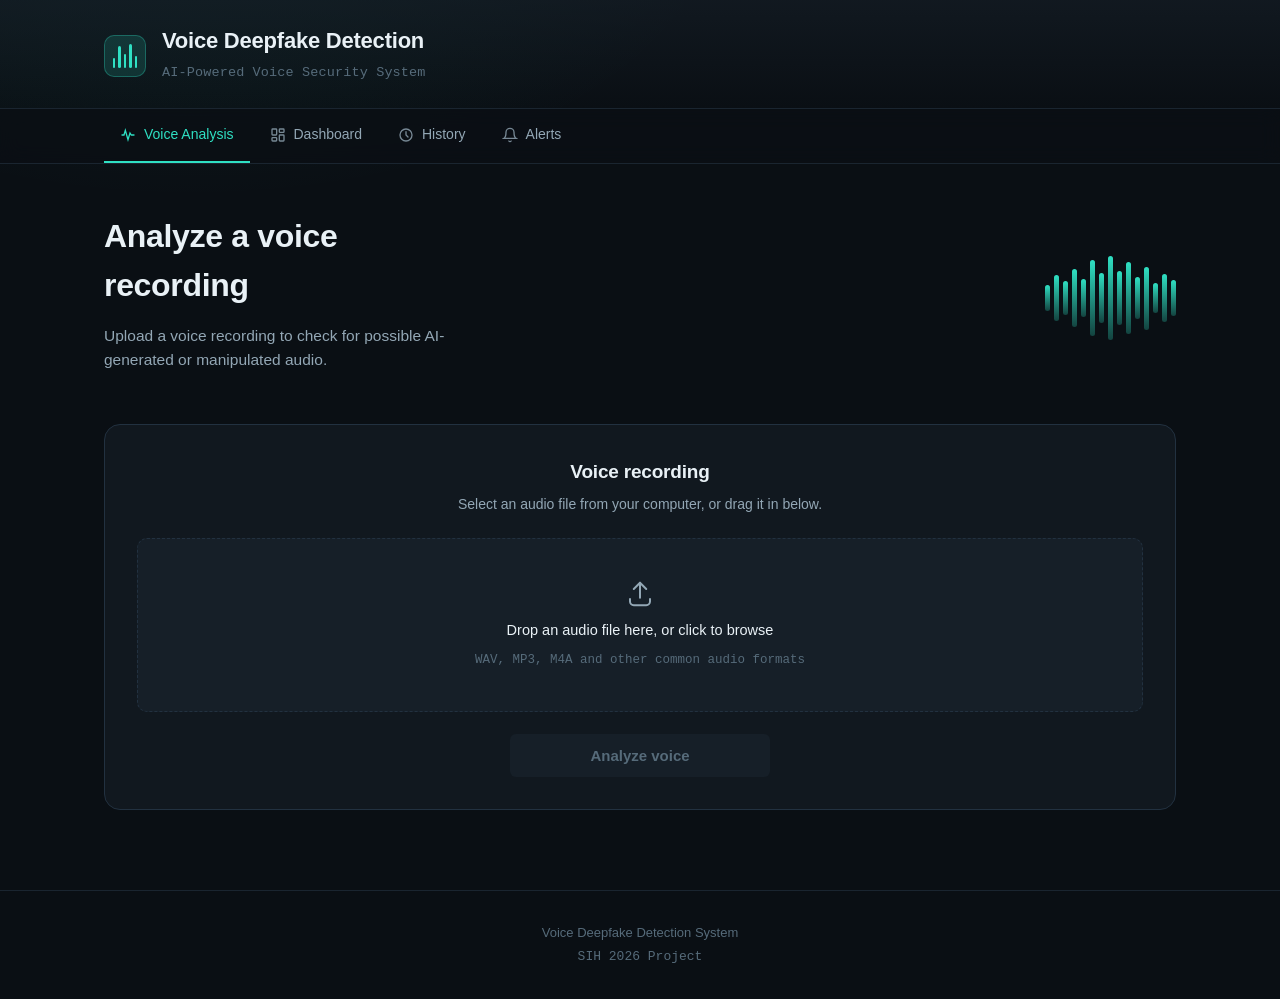
<file: brishy/index.html>
<!DOCTYPE html>
<html lang="en">
<head>
  <meta charset="UTF-8">
  <meta name="viewport" content="width=device-width, initial-scale=1.0">
  <!-- Partial client-side mitigation (checklist #18 Add security headers).
       Real security headers (HSTS, X-Frame-Options, X-Content-Type-Options,
       a stricter CSP) must still be set by the server/CDN that serves this
       site — a <meta> tag cannot set most of them. -->
  <meta http-equiv="Content-Security-Policy" content="default-src 'self'; style-src 'self' 'unsafe-inline' https://fonts.googleapis.com; font-src https://fonts.gstatic.com; img-src 'self' data:; script-src 'self'; connect-src 'self' http://localhost:8000 https:; base-uri 'self'; frame-ancestors 'none'">
  <title>Voice Deepfake Detection</title>

  <link rel="preconnect" href="https://fonts.googleapis.com">
  <link rel="preconnect" href="https://fonts.gstatic.com" crossorigin>
  <link href="https://fonts.googleapis.com/css2?family=Space+Grotesk:wght@500;600;700&family=Inter:wght@400;500;600&family=IBM+Plex+Mono:wght@400;500;600&display=swap" rel="stylesheet">

  <link rel="stylesheet" href="css/base.css">
  <link rel="stylesheet" href="css/style.css">
</head>
<body>

  <header class="site-header">
    <div class="header-inner">
      <div class="brand-mark" aria-hidden="true"><span></span><span></span><span></span><span></span><span></span></div>
      <div class="header-text">
        <h1>Voice Deepfake Detection</h1>
        <p>AI-Powered Voice Security System</p>
      </div>
    </div>
  </header>

  <nav class="site-nav" aria-label="Primary">
    <div class="nav-inner">
      <a href="index.html" class="active" aria-current="page">
        <svg viewBox="0 0 24 24" fill="none" stroke="currentColor" stroke-width="2" stroke-linecap="round"><path d="M3 12h3l2-7 4 14 3-10 2 3h4"/></svg>
        Voice Analysis
      </a>
      <a href="dashboard.html">
        <svg viewBox="0 0 24 24" fill="none" stroke="currentColor" stroke-width="2" stroke-linecap="round"><rect x="3" y="3" width="7" height="9" rx="1"/><rect x="14" y="3" width="7" height="5" rx="1"/><rect x="14" y="12" width="7" height="9" rx="1"/><rect x="3" y="16" width="7" height="5" rx="1"/></svg>
        Dashboard
      </a>
      <a href="history.html">
        <svg viewBox="0 0 24 24" fill="none" stroke="currentColor" stroke-width="2" stroke-linecap="round"><circle cx="12" cy="12" r="9"/><path d="M12 7v5l3 3"/></svg>
        History
      </a>
      <a href="alerts.html">
        <svg viewBox="0 0 24 24" fill="none" stroke="currentColor" stroke-width="2" stroke-linecap="round"><path d="M18 8a6 6 0 0 0-12 0c0 7-3 9-3 9h18s-3-2-3-9"/><path d="M13.7 21a2 2 0 0 1-3.4 0"/></svg>
        Alerts
      </a>
    </div>
  </nav>

  <main>

    <section class="hero">
      <div class="hero-copy">
        <h2>Analyze a voice recording</h2>
        <p>
          Upload a voice recording to check for
          possible AI-generated or manipulated audio.
        </p>
      </div>
      <div class="hero-wave" aria-hidden="true">
        <span></span><span></span><span></span><span></span><span></span>
        <span></span><span></span><span></span><span></span><span></span>
        <span></span><span></span><span></span><span></span><span></span>
      </div>
    </section>

    <section class="upload-card panel">
      <h3>Voice recording</h3>
      <p>Select an audio file from your computer, or drag it in below.</p>

      <label for="audioFile" class="dropzone" id="dropzone">
        <svg viewBox="0 0 24 24" fill="none" stroke="currentColor" stroke-width="1.6" stroke-linecap="round" stroke-linejoin="round" class="dropzone-icon">
          <path d="M12 3v12"/><path d="M7 8l5-5 5 5"/><path d="M4 16v2a3 3 0 0 0 3 3h10a3 3 0 0 0 3-3v-2"/>
        </svg>
        <span class="dropzone-title" id="dropzoneTitle">Drop an audio file here, or click to browse</span>
        <span class="dropzone-sub" id="dropzoneSub">WAV, MP3, M4A and other common audio formats</span>
        <input type="file" id="audioFile" accept="audio/*">
      </label>

      <button id="analyzeButton" disabled>Analyze voice</button>
    </section>

    <section id="result" class="result-card panel" aria-live="polite"></section>

  </main>

  <footer class="site-footer">
    <p>Voice Deepfake Detection System</p>
    <p>SIH 2026 Project</p>
  </footer>

  <script src="js/config.js" defer></script>
  <script src="js/ui.js" defer></script>
  <script src="js/api.js" defer></script>

</body>
</html>
</file>
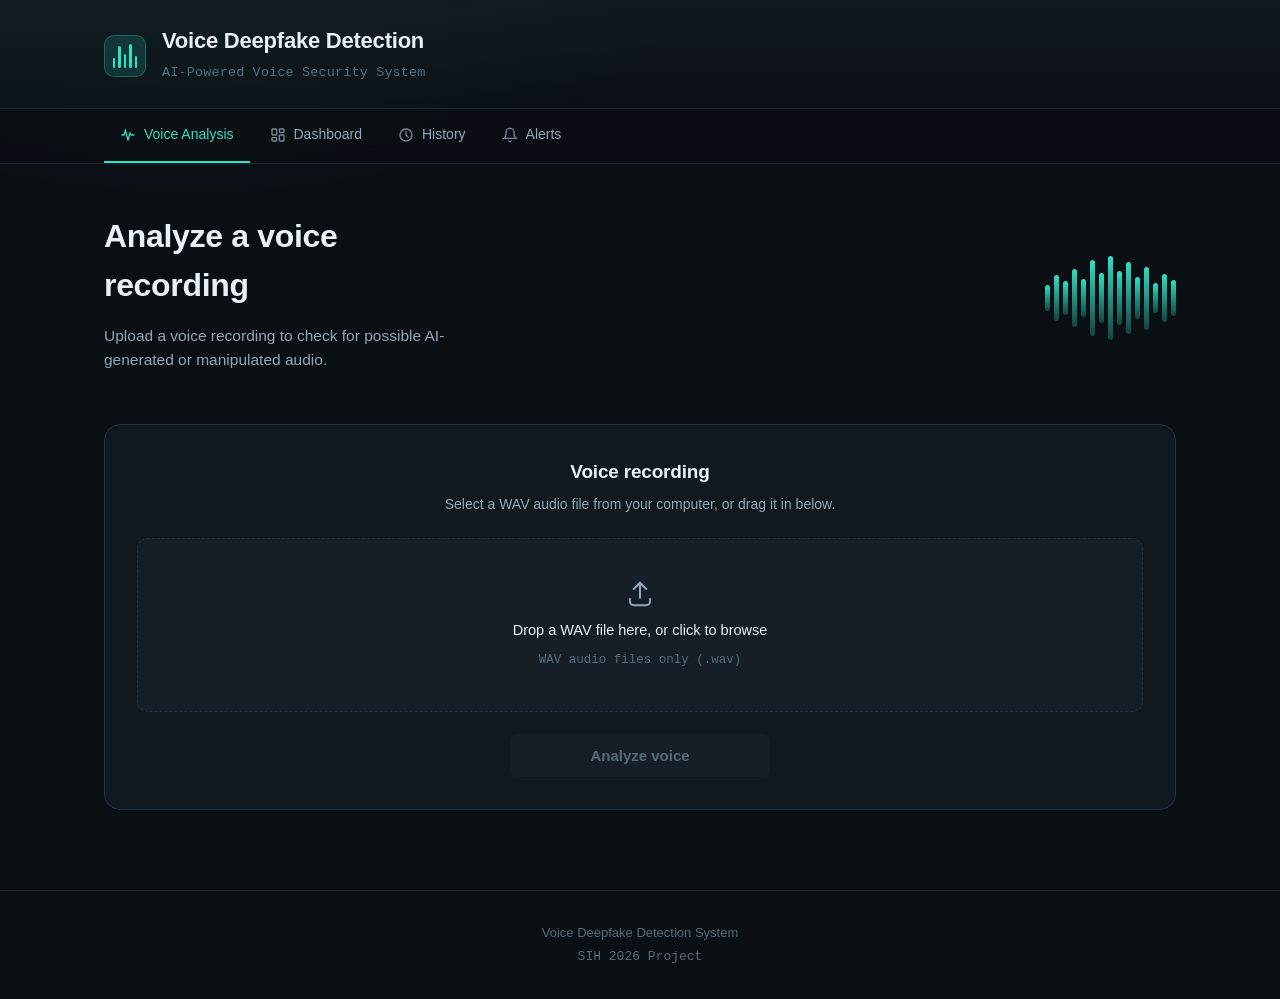
<file: Frontend Engineer/index.html>
<!DOCTYPE html>
<html lang="en">

<head>

  <meta charset="UTF-8">

  <meta name="viewport" content="width=device-width, initial-scale=1.0">

  <!-- Partial client-side mitigation (checklist #18 Add security headers).
       Real security headers (HSTS, X-Frame-Options, X-Content-Type-Options,
       a stricter CSP) must still be set by the server/CDN that serves this
       site — a <meta> tag cannot set most of them. -->

  <meta http-equiv="Content-Security-Policy"
    content="default-src 'self'; style-src 'self' 'unsafe-inline' https://fonts.googleapis.com; font-src https://fonts.gstatic.com; img-src 'self' data:; script-src 'self'; connect-src 'self' http://localhost:8000 http://127.0.0.1:8000 http://localhost:8001 http://127.0.0.1:8001 http://192.168.14.108:8001 https:; base-uri 'self'; frame-ancestors 'none'">
  <title>Voice Deepfake Detection</title>


  <link rel="preconnect" href="https://fonts.googleapis.com">

  <link rel="preconnect" href="https://fonts.gstatic.com" crossorigin>

  <link
    href="https://fonts.googleapis.com/css2?family=Space+Grotesk:wght@500;600;700&family=Inter:wght@400;500;600&family=IBM+Plex+Mono:wght@400;500;600&display=swap"
    rel="stylesheet">


  <link rel="stylesheet" href="css/base.css">

  <link rel="stylesheet" href="css/style.css">

</head>


<body>


  <header class="site-header">

    <div class="header-inner">

      <div class="brand-mark" aria-hidden="true">
        <span></span>
        <span></span>
        <span></span>
        <span></span>
        <span></span>
      </div>

      <div class="header-text">

        <h1>Voice Deepfake Detection</h1>

        <p>AI-Powered Voice Security System</p>

      </div>

    </div>

  </header>


  <nav class="site-nav" aria-label="Primary">

    <div class="nav-inner">

      <a href="index.html" class="active" aria-current="page">

        <svg viewBox="0 0 24 24" fill="none" stroke="currentColor" stroke-width="2" stroke-linecap="round">
          <path d="M3 12h3l2-7 4 14 3-10 2 3h4" />
        </svg>

        Voice Analysis

      </a>


      <a href="dashboard.html">

        <svg viewBox="0 0 24 24" fill="none" stroke="currentColor" stroke-width="2" stroke-linecap="round">
          <rect x="3" y="3" width="7" height="9" rx="1" />

          <rect x="14" y="3" width="7" height="5" rx="1" />

          <rect x="14" y="12" width="7" height="9" rx="1" />

          <rect x="3" y="16" width="7" height="5" rx="1" />

        </svg>

        Dashboard

      </a>


      <a href="history.html">

        <svg viewBox="0 0 24 24" fill="none" stroke="currentColor" stroke-width="2" stroke-linecap="round">
          <circle cx="12" cy="12" r="9" />

          <path d="M12 7v5l3 3" />

        </svg>

        History

      </a>


      <a href="alerts.html">

        <svg viewBox="0 0 24 24" fill="none" stroke="currentColor" stroke-width="2" stroke-linecap="round">
          <path d="M18 8a6 6 0 0 0-12 0c0 7-3 9-3 9h18s-3-2-3-9" />

          <path d="M13.7 21a2 2 0 0 1-3.4 0" />

        </svg>

        Alerts

      </a>

    </div>

  </nav>


  <main>


    <section class="hero">

      <div class="hero-copy">

        <h2>Analyze a voice recording</h2>

        <p>
          Upload a voice recording to check for
          possible AI-generated or manipulated audio.
        </p>

      </div>


      <div class="hero-wave" aria-hidden="true">

        <span></span>
        <span></span>
        <span></span>
        <span></span>
        <span></span>

        <span></span>
        <span></span>
        <span></span>
        <span></span>
        <span></span>

        <span></span>
        <span></span>
        <span></span>
        <span></span>
        <span></span>

      </div>

    </section>


    <section class="upload-card panel">

      <h3>Voice recording</h3>

      <p>
        Select a WAV audio file from your computer,
        or drag it in below.
      </p>


      <label for="audioFile" class="dropzone" id="dropzone">


        <svg viewBox="0 0 24 24" fill="none" stroke="currentColor" stroke-width="1.6" stroke-linecap="round"
          stroke-linejoin="round" class="dropzone-icon">

          <path d="M12 3v12" />

          <path d="M7 8l5-5 5 5" />

          <path d="M4 16v2a3 3 0 0 0 3 3h10a3 3 0 0 0 3-3v-2" />

        </svg>


        <span class="dropzone-title" id="dropzoneTitle">
          Drop a WAV file here, or click to browse
        </span>


        <span class="dropzone-sub" id="dropzoneSub">
          WAV audio files only (.wav)
        </span>


        <input type="file" id="audioFile" accept=".wav,audio/wav,audio/x-wav">


      </label>


      <button id="analyzeButton" disabled>
        Analyze voice
      </button>


    </section>


    <section id="result" class="result-card panel" aria-live="polite"></section>


  </main>


  <footer class="site-footer">

    <p>Voice Deepfake Detection System</p>

    <p>SIH 2026 Project</p>

  </footer>


  <script src="js/config.js" defer></script>

  <script src="js/ui.js" defer></script>

  <script src="js/api.js" defer></script>


</body>

</html>
</file>
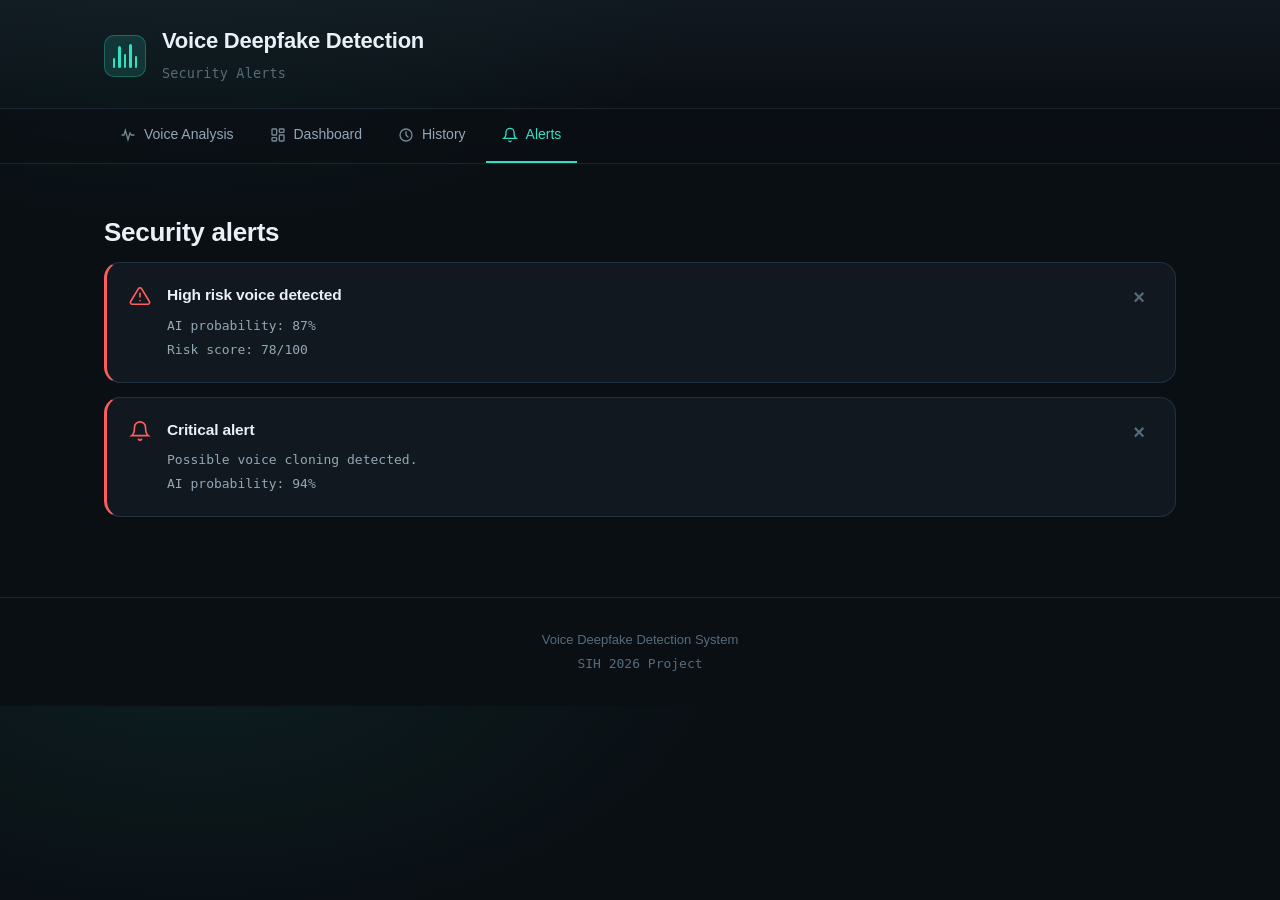
<file: brishy/alerts.html>
<!DOCTYPE html>
<html lang="en">
<head>
  <meta charset="UTF-8">
  <meta name="viewport" content="width=device-width, initial-scale=1.0">
  <!-- Partial client-side mitigation (checklist #18 Add security headers).
       Real security headers (HSTS, X-Frame-Options, X-Content-Type-Options,
       a stricter CSP) must still be set by the server/CDN that serves this
       site — a <meta> tag cannot set most of them. -->
  <meta http-equiv="Content-Security-Policy" content="default-src 'self'; style-src 'self' 'unsafe-inline' https://fonts.googleapis.com; font-src https://fonts.gstatic.com; img-src 'self' data:; script-src 'self'; connect-src 'self' http://localhost:8000 https:; base-uri 'self'; frame-ancestors 'none'">
  <title>Security Alerts</title>

  <link rel="preconnect" href="https://fonts.googleapis.com">
  <link rel="preconnect" href="https://fonts.gstatic.com" crossorigin>
  <link href="https://fonts.googleapis.com/css2?family=Space+Grotesk:wght@500;600;700&family=Inter:wght@400;500;600&family=IBM+Plex+Mono:wght@400;500;600&display=swap" rel="stylesheet">

  <link rel="stylesheet" href="css/base.css">
  <link rel="stylesheet" href="css/alerts.css">
</head>
<body>

  <header class="site-header">
    <div class="header-inner">
      <div class="brand-mark" aria-hidden="true"><span></span><span></span><span></span><span></span><span></span></div>
      <div class="header-text">
        <h1>Voice Deepfake Detection</h1>
        <p>Security Alerts</p>
      </div>
    </div>
  </header>

  <nav class="site-nav" aria-label="Primary">
    <div class="nav-inner">
      <a href="index.html">
        <svg viewBox="0 0 24 24" fill="none" stroke="currentColor" stroke-width="2" stroke-linecap="round"><path d="M3 12h3l2-7 4 14 3-10 2 3h4"/></svg>
        Voice Analysis
      </a>
      <a href="dashboard.html">
        <svg viewBox="0 0 24 24" fill="none" stroke="currentColor" stroke-width="2" stroke-linecap="round"><rect x="3" y="3" width="7" height="9" rx="1"/><rect x="14" y="3" width="7" height="5" rx="1"/><rect x="14" y="12" width="7" height="9" rx="1"/><rect x="3" y="16" width="7" height="5" rx="1"/></svg>
        Dashboard
      </a>
      <a href="history.html">
        <svg viewBox="0 0 24 24" fill="none" stroke="currentColor" stroke-width="2" stroke-linecap="round"><circle cx="12" cy="12" r="9"/><path d="M12 7v5l3 3"/></svg>
        History
      </a>
      <a href="alerts.html" class="active" aria-current="page">
        <svg viewBox="0 0 24 24" fill="none" stroke="currentColor" stroke-width="2" stroke-linecap="round"><path d="M18 8a6 6 0 0 0-12 0c0 7-3 9-3 9h18s-3-2-3-9"/><path d="M13.7 21a2 2 0 0 1-3.4 0"/></svg>
        Alerts
      </a>
    </div>
  </nav>

  <main>
    <div class="eyebrow-page">
      <h2>Security alerts</h2>
    </div>

    <div class="alert-list" id="alertList">
      <div class="alert panel alert-high">
        <svg class="alert-icon" viewBox="0 0 24 24" fill="none" stroke="currentColor" stroke-width="1.8" stroke-linecap="round"><path d="M12 9v4"/><path d="M10.3 3.9 1.8 18a2 2 0 0 0 1.7 3h17a2 2 0 0 0 1.7-3L13.7 3.9a2 2 0 0 0-3.4 0Z"/><path d="M12 17h.01"/></svg>
        <div class="alert-body">
          <h3>High risk voice detected</h3>
          <p>AI probability: 87%</p>
          <p>Risk score: 78/100</p>
        </div>
        <button class="alert-dismiss" type="button" aria-label="Dismiss alert">&times;</button>
      </div>

      <div class="alert panel alert-critical">
        <svg class="alert-icon" viewBox="0 0 24 24" fill="none" stroke="currentColor" stroke-width="1.8" stroke-linecap="round"><path d="M18 8a6 6 0 0 0-12 0c0 7-3 9-3 9h18s-3-2-3-9"/><path d="M13.7 21a2 2 0 0 1-3.4 0"/></svg>
        <div class="alert-body">
          <h3>Critical alert</h3>
          <p>Possible voice cloning detected.</p>
          <p>AI probability: 94%</p>
        </div>
        <button class="alert-dismiss" type="button" aria-label="Dismiss alert">&times;</button>
      </div>
    </div>

    <p class="alert-empty" id="alertEmpty" hidden>No active alerts.</p>
  </main>

  <footer class="site-footer">
    <p>Voice Deepfake Detection System</p>
    <p>SIH 2026 Project</p>
  </footer>

  <script src="js/alerts.js" defer></script>

</body>
</html>
</file>
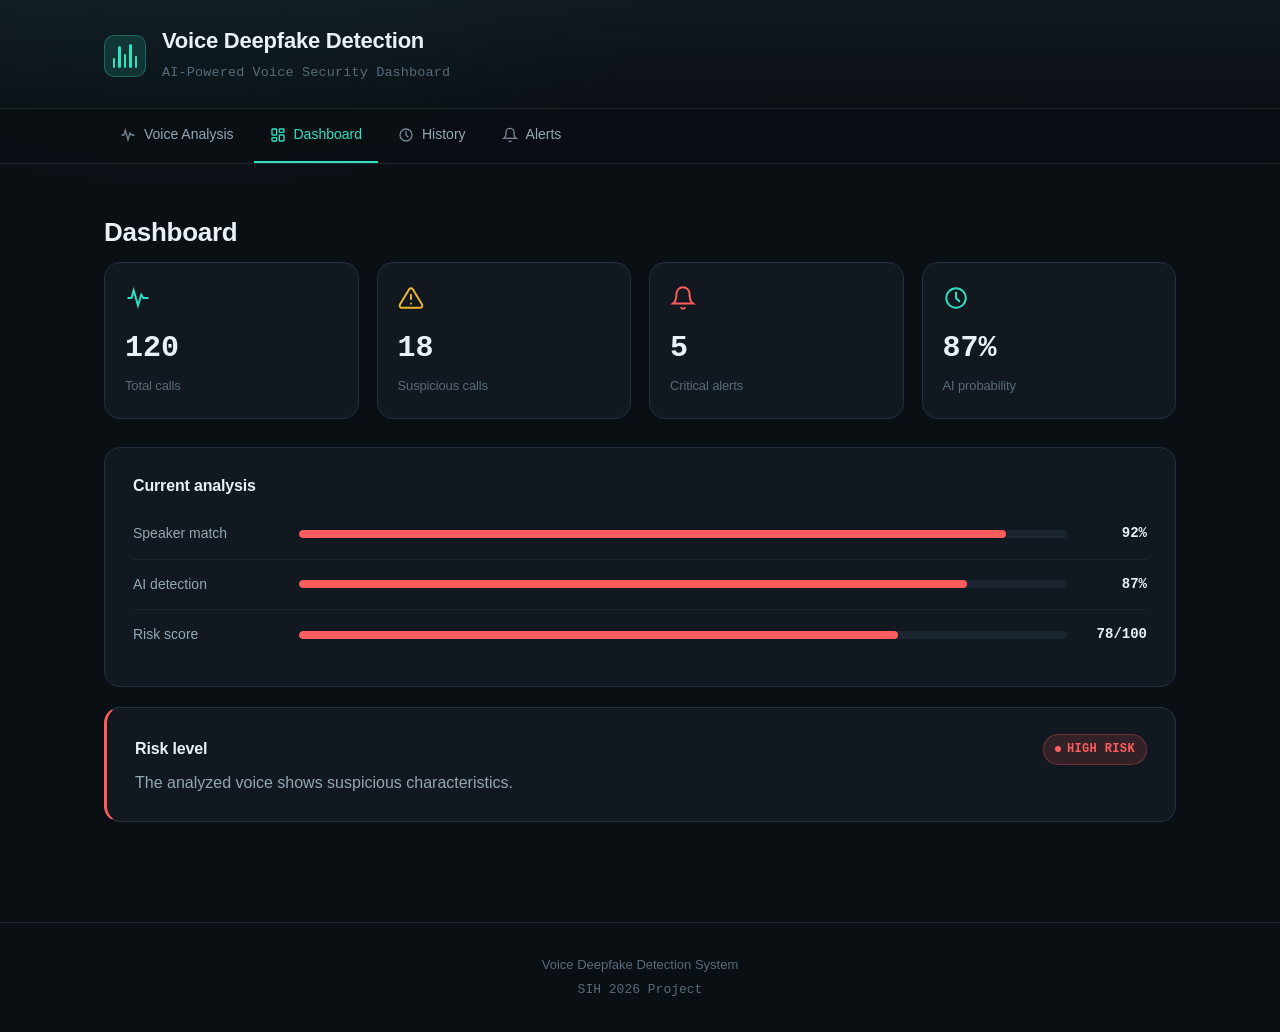
<file: brishy/dashboard.html>
<!DOCTYPE html>
<html lang="en">
<head>
  <meta charset="UTF-8">
  <meta name="viewport" content="width=device-width, initial-scale=1.0">
  <!-- Partial client-side mitigation (checklist #18 Add security headers).
       Real security headers (HSTS, X-Frame-Options, X-Content-Type-Options,
       a stricter CSP) must still be set by the server/CDN that serves this
       site — a <meta> tag cannot set most of them. -->
  <meta http-equiv="Content-Security-Policy" content="default-src 'self'; style-src 'self' 'unsafe-inline' https://fonts.googleapis.com; font-src https://fonts.gstatic.com; img-src 'self' data:; script-src 'self'; connect-src 'self' http://localhost:8000 https:; base-uri 'self'; frame-ancestors 'none'">
  <title>Voice Deepfake Detection Dashboard</title>

  <link rel="preconnect" href="https://fonts.googleapis.com">
  <link rel="preconnect" href="https://fonts.gstatic.com" crossorigin>
  <link href="https://fonts.googleapis.com/css2?family=Space+Grotesk:wght@500;600;700&family=Inter:wght@400;500;600&family=IBM+Plex+Mono:wght@400;500;600&display=swap" rel="stylesheet">

  <link rel="stylesheet" href="css/base.css">
  <link rel="stylesheet" href="css/dashboard.css">
</head>
<body>

  <header class="site-header">
    <div class="header-inner">
      <div class="brand-mark" aria-hidden="true"><span></span><span></span><span></span><span></span><span></span></div>
      <div class="header-text">
        <h1>Voice Deepfake Detection</h1>
        <p>AI-Powered Voice Security Dashboard</p>
      </div>
    </div>
  </header>

  <nav class="site-nav" aria-label="Primary">
    <div class="nav-inner">
      <a href="index.html">
        <svg viewBox="0 0 24 24" fill="none" stroke="currentColor" stroke-width="2" stroke-linecap="round"><path d="M3 12h3l2-7 4 14 3-10 2 3h4"/></svg>
        Voice Analysis
      </a>
      <a href="dashboard.html" class="active" aria-current="page">
        <svg viewBox="0 0 24 24" fill="none" stroke="currentColor" stroke-width="2" stroke-linecap="round"><rect x="3" y="3" width="7" height="9" rx="1"/><rect x="14" y="3" width="7" height="5" rx="1"/><rect x="14" y="12" width="7" height="9" rx="1"/><rect x="3" y="16" width="7" height="5" rx="1"/></svg>
        Dashboard
      </a>
      <a href="history.html">
        <svg viewBox="0 0 24 24" fill="none" stroke="currentColor" stroke-width="2" stroke-linecap="round"><circle cx="12" cy="12" r="9"/><path d="M12 7v5l3 3"/></svg>
        History
      </a>
      <a href="alerts.html">
        <svg viewBox="0 0 24 24" fill="none" stroke="currentColor" stroke-width="2" stroke-linecap="round"><path d="M18 8a6 6 0 0 0-12 0c0 7-3 9-3 9h18s-3-2-3-9"/><path d="M13.7 21a2 2 0 0 1-3.4 0"/></svg>
        Alerts
      </a>
    </div>
  </nav>

  <main>
    <div class="eyebrow-page">
      <h2>Dashboard</h2>
    </div>

    <section class="statistics">
      <div class="stat-tile panel">
        <div class="stat-icon" style="color:var(--signal)">
          <svg viewBox="0 0 24 24" fill="none" stroke="currentColor" stroke-width="1.8" stroke-linecap="round"><path d="M3 12h3l2-7 4 14 3-10 2 3h4"/></svg>
        </div>
        <p class="stat-value">120</p>
        <h3>Total calls</h3>
      </div>

      <div class="stat-tile panel">
        <div class="stat-icon" style="color:var(--warn)">
          <svg viewBox="0 0 24 24" fill="none" stroke="currentColor" stroke-width="1.8" stroke-linecap="round"><path d="M12 9v4"/><path d="M10.3 3.9 1.8 18a2 2 0 0 0 1.7 3h17a2 2 0 0 0 1.7-3L13.7 3.9a2 2 0 0 0-3.4 0Z"/><path d="M12 17h.01"/></svg>
        </div>
        <p class="stat-value">18</p>
        <h3>Suspicious calls</h3>
      </div>

      <div class="stat-tile panel">
        <div class="stat-icon" style="color:var(--danger)">
          <svg viewBox="0 0 24 24" fill="none" stroke="currentColor" stroke-width="1.8" stroke-linecap="round"><path d="M18 8a6 6 0 0 0-12 0c0 7-3 9-3 9h18s-3-2-3-9"/><path d="M13.7 21a2 2 0 0 1-3.4 0"/></svg>
        </div>
        <p class="stat-value">5</p>
        <h3>Critical alerts</h3>
      </div>

      <div class="stat-tile panel">
        <div class="stat-icon" style="color:var(--signal)">
          <svg viewBox="0 0 24 24" fill="none" stroke="currentColor" stroke-width="1.8" stroke-linecap="round"><circle cx="12" cy="12" r="9"/><path d="M12 7v5l3 3"/></svg>
        </div>
        <p class="stat-value">87%</p>
        <h3>AI probability</h3>
      </div>
    </section>

    <section class="analysis panel">
      <h2>Current analysis</h2>
      <div class="meters" id="currentAnalysisMeters"></div>
    </section>

    <section class="risk-result panel risk-high">
      <div class="risk-result-head">
        <h2>Risk level</h2>
        <span class="badge badge-high">HIGH RISK</span>
      </div>
      <p>The analyzed voice shows suspicious characteristics.</p>
    </section>
  </main>

  <footer class="site-footer">
    <p>Voice Deepfake Detection System</p>
    <p>SIH 2026 Project</p>
  </footer>

  <script src="js/ui.js" defer></script>
  <script src="js/dashboard.js" defer></script>

</body>
</html>
</file>
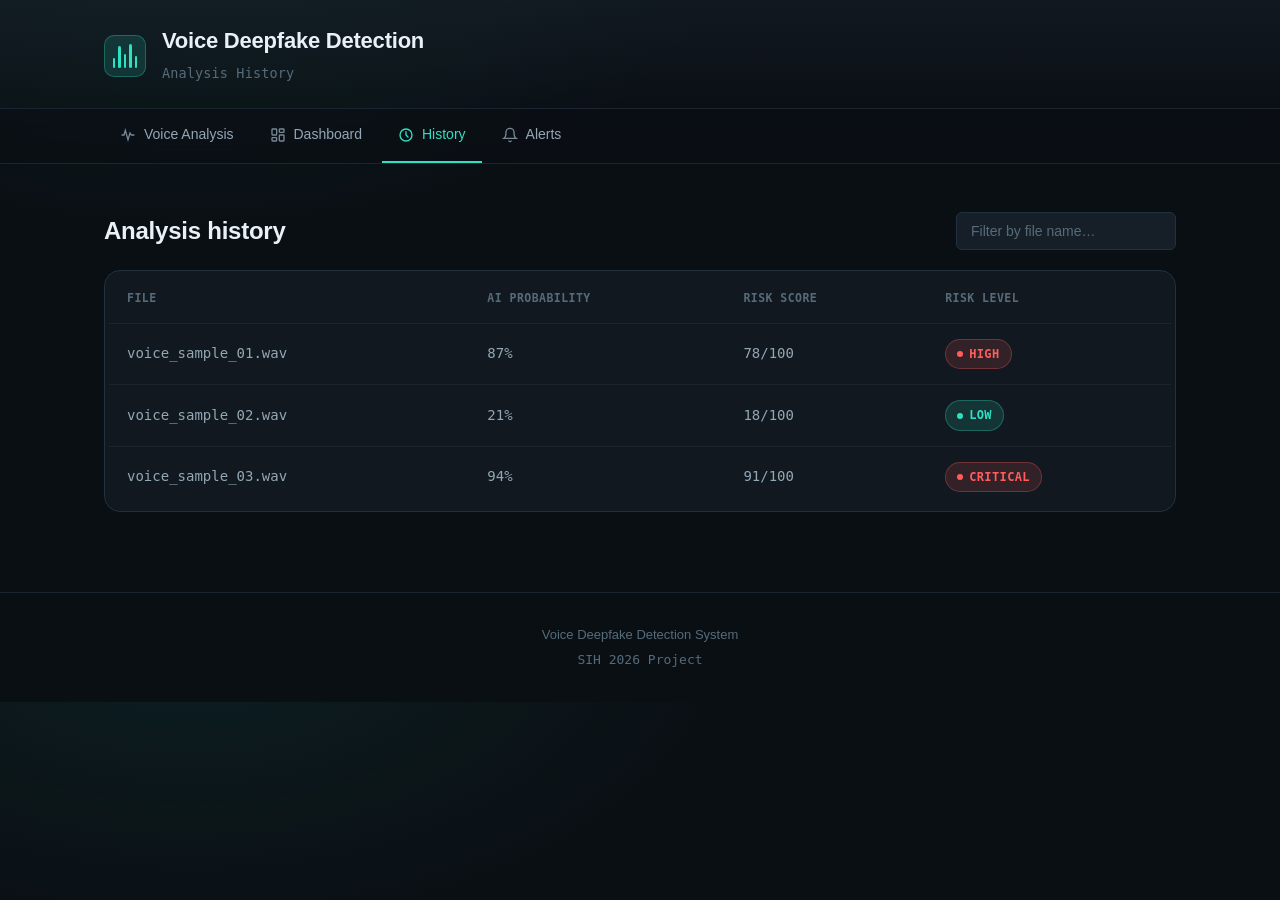
<file: brishy/history.html>
<!DOCTYPE html>
<html lang="en">
<head>
  <meta charset="UTF-8">
  <meta name="viewport" content="width=device-width, initial-scale=1.0">
  <!-- Partial client-side mitigation (checklist #18 Add security headers).
       Real security headers (HSTS, X-Frame-Options, X-Content-Type-Options,
       a stricter CSP) must still be set by the server/CDN that serves this
       site — a <meta> tag cannot set most of them. -->
  <meta http-equiv="Content-Security-Policy" content="default-src 'self'; style-src 'self' 'unsafe-inline' https://fonts.googleapis.com; font-src https://fonts.gstatic.com; img-src 'self' data:; script-src 'self'; connect-src 'self' http://localhost:8000 https:; base-uri 'self'; frame-ancestors 'none'">
  <title>Analysis History</title>

  <link rel="preconnect" href="https://fonts.googleapis.com">
  <link rel="preconnect" href="https://fonts.gstatic.com" crossorigin>
  <link href="https://fonts.googleapis.com/css2?family=Space+Grotesk:wght@500;600;700&family=Inter:wght@400;500;600&family=IBM+Plex+Mono:wght@400;500;600&display=swap" rel="stylesheet">

  <link rel="stylesheet" href="css/base.css">
  <link rel="stylesheet" href="css/history.css">
</head>
<body>

  <header class="site-header">
    <div class="header-inner">
      <div class="brand-mark" aria-hidden="true"><span></span><span></span><span></span><span></span><span></span></div>
      <div class="header-text">
        <h1>Voice Deepfake Detection</h1>
        <p>Analysis History</p>
      </div>
    </div>
  </header>

  <nav class="site-nav" aria-label="Primary">
    <div class="nav-inner">
      <a href="index.html">
        <svg viewBox="0 0 24 24" fill="none" stroke="currentColor" stroke-width="2" stroke-linecap="round"><path d="M3 12h3l2-7 4 14 3-10 2 3h4"/></svg>
        Voice Analysis
      </a>
      <a href="dashboard.html">
        <svg viewBox="0 0 24 24" fill="none" stroke="currentColor" stroke-width="2" stroke-linecap="round"><rect x="3" y="3" width="7" height="9" rx="1"/><rect x="14" y="3" width="7" height="5" rx="1"/><rect x="14" y="12" width="7" height="9" rx="1"/><rect x="3" y="16" width="7" height="5" rx="1"/></svg>
        Dashboard
      </a>
      <a href="history.html" class="active" aria-current="page">
        <svg viewBox="0 0 24 24" fill="none" stroke="currentColor" stroke-width="2" stroke-linecap="round"><circle cx="12" cy="12" r="9"/><path d="M12 7v5l3 3"/></svg>
        History
      </a>
      <a href="alerts.html">
        <svg viewBox="0 0 24 24" fill="none" stroke="currentColor" stroke-width="2" stroke-linecap="round"><path d="M18 8a6 6 0 0 0-12 0c0 7-3 9-3 9h18s-3-2-3-9"/><path d="M13.7 21a2 2 0 0 1-3.4 0"/></svg>
        Alerts
      </a>
    </div>
  </nav>

  <main>
    <div class="history-head">
      <h2>Analysis history</h2>
      <input type="search" id="historySearch" placeholder="Filter by file name…" aria-label="Filter history by file name">
    </div>

    <div class="table-wrap panel">
      <table id="historyTable">
        <thead>
          <tr>
            <th>File</th>
            <th>AI probability</th>
            <th>Risk score</th>
            <th>Risk level</th>
          </tr>
        </thead>
        <tbody>
          <tr>
            <td class="mono">voice_sample_01.wav</td>
            <td class="mono">87%</td>
            <td class="mono">78/100</td>
            <td><span class="badge badge-high">HIGH</span></td>
          </tr>
          <tr>
            <td class="mono">voice_sample_02.wav</td>
            <td class="mono">21%</td>
            <td class="mono">18/100</td>
            <td><span class="badge badge-low">LOW</span></td>
          </tr>
          <tr>
            <td class="mono">voice_sample_03.wav</td>
            <td class="mono">94%</td>
            <td class="mono">91/100</td>
            <td><span class="badge badge-critical">CRITICAL</span></td>
          </tr>
        </tbody>
      </table>
      <p class="table-empty" id="tableEmpty" hidden>No recordings match that search.</p>
    </div>
  </main>

  <footer class="site-footer">
    <p>Voice Deepfake Detection System</p>
    <p>SIH 2026 Project</p>
  </footer>

  <script src="js/history.js" defer></script>

</body>
</html>
</file>
<file: brishy/css/base.css>
/* =========================================================
   VOICE DEEPFAKE DETECTION — SHARED DESIGN SYSTEM
   Tokens, reset, header/nav/footer, and reusable components
   (buttons, badges, meters, gauges) used across every page.
   ========================================================= */

:root {
  /* --- Surface --- */
  --bg: #0a0f14;
  --bg-grid: #0d141a;
  --panel: #11181f;
  --panel-raised: #161f28;
  --border: #223140;
  --border-soft: #1a2530;

  /* --- Text --- */
  --text: #e9f1f6;
  --text-dim: #93a7b5;
  --text-faint: #566b7a;

  /* --- Signal colors --- */
  --signal: #2fe0c3;
  --signal-dim: rgba(47, 224, 195, 0.14);
  --warn: #f0b429;
  --warn-dim: rgba(240, 180, 41, 0.14);
  --danger: #ff5d5d;
  --danger-dim: rgba(255, 93, 93, 0.14);

  /* --- Type --- */
  --font-display: "Space Grotesk", "Inter", sans-serif;
  --font-body: "Inter", -apple-system, BlinkMacSystemFont, sans-serif;
  --font-mono: "IBM Plex Mono", ui-monospace, SFMono-Regular, monospace;

  --radius-sm: 6px;
  --radius-md: 10px;
  --radius-lg: 16px;
}

* {
  box-sizing: border-box;
}

html {
  -webkit-font-smoothing: antialiased;
  scroll-behavior: smooth;
}

body {
  margin: 0;
  font-family: var(--font-body);
  background:
    radial-gradient(ellipse 900px 500px at 15% -10%, rgba(47, 224, 195, 0.08), transparent 60%),
    var(--bg);
  color: var(--text);
  line-height: 1.55;
}

h1, h2, h3, h4 {
  font-family: var(--font-display);
  font-weight: 600;
  letter-spacing: -0.01em;
  margin: 0 0 0.4em;
  color: var(--text);
}

p {
  margin: 0 0 0.8em;
  color: var(--text-dim);
}

a {
  color: inherit;
}

:focus-visible {
  outline: 2px solid var(--signal);
  outline-offset: 3px;
  border-radius: 4px;
}

/* =========================================================
   HEADER
   ========================================================= */

header.site-header {
  border-bottom: 1px solid var(--border-soft);
  background: linear-gradient(180deg, rgba(22, 31, 40, 0.6), transparent);
}

.header-inner {
  max-width: 1120px;
  margin: 0 auto;
  padding: 28px 24px 24px;
  display: flex;
  align-items: center;
  gap: 16px;
}

.brand-mark {
  flex-shrink: 0;
  width: 42px;
  height: 42px;
  display: flex;
  align-items: flex-end;
  justify-content: center;
  gap: 3px;
  padding: 8px;
  background: var(--signal-dim);
  border: 1px solid rgba(47, 224, 195, 0.3);
  border-radius: var(--radius-md);
}

.brand-mark span {
  display: block;
  width: 3px;
  background: var(--signal);
  border-radius: 2px;
  animation: pulseBar 1.6s ease-in-out infinite;
}

.brand-mark span:nth-child(1) { height: 40%; animation-delay: -1.1s; }
.brand-mark span:nth-child(2) { height: 90%; animation-delay: -0.6s; }
.brand-mark span:nth-child(3) { height: 60%; animation-delay: -0.9s; }
.brand-mark span:nth-child(4) { height: 100%; animation-delay: -0.2s; }
.brand-mark span:nth-child(5) { height: 50%; animation-delay: -1.4s; }

@keyframes pulseBar {
  0%, 100% { transform: scaleY(0.55); opacity: 0.65; }
  50% { transform: scaleY(1); opacity: 1; }
}

.header-text h1 {
  font-size: 22px;
  line-height: 1.2;
}

.header-text p {
  margin: 2px 0 0;
  font-size: 13.5px;
  color: var(--text-faint);
  font-family: var(--font-mono);
  letter-spacing: 0.01em;
}

/* =========================================================
   NAV
   ========================================================= */

nav.site-nav {
  border-bottom: 1px solid var(--border-soft);
  background: rgba(10, 15, 20, 0.7);
  backdrop-filter: blur(10px);
  position: sticky;
  top: 0;
  z-index: 20;
}

.nav-inner {
  max-width: 1120px;
  margin: 0 auto;
  padding: 0 24px;
  display: flex;
  gap: 4px;
  overflow-x: auto;
}

.nav-inner a {
  display: flex;
  align-items: center;
  gap: 8px;
  padding: 15px 16px;
  text-decoration: none;
  color: var(--text-dim);
  font-size: 14px;
  font-weight: 500;
  white-space: nowrap;
  border-bottom: 2px solid transparent;
  transition: color 0.15s ease, border-color 0.15s ease;
}

.nav-inner a svg {
  width: 16px;
  height: 16px;
  opacity: 0.8;
}

.nav-inner a:hover {
  color: var(--text);
}

.nav-inner a.active {
  color: var(--signal);
  border-bottom-color: var(--signal);
}

.nav-inner a.active svg {
  opacity: 1;
}

/* =========================================================
   LAYOUT
   ========================================================= */

main {
  max-width: 1120px;
  margin: 0 auto;
  padding: 48px 24px 80px;
}

.eyebrow-page h2 {
  font-size: 26px;
}

/* =========================================================
   BUTTONS
   ========================================================= */

button, .btn {
  font-family: var(--font-body);
  font-size: 15px;
  font-weight: 600;
  border: none;
  border-radius: var(--radius-sm);
  padding: 13px 22px;
  cursor: pointer;
  background: var(--signal);
  color: #06201c;
  transition: transform 0.12s ease, box-shadow 0.15s ease, background 0.15s ease;
  box-shadow: 0 0 0 0 rgba(47, 224, 195, 0);
}

button:hover:not(:disabled), .btn:hover {
  box-shadow: 0 4px 18px rgba(47, 224, 195, 0.35);
  transform: translateY(-1px);
}

button:active:not(:disabled) {
  transform: translateY(0);
}

button:disabled {
  background: var(--panel-raised);
  color: var(--text-faint);
  cursor: not-allowed;
  box-shadow: none;
}

/* =========================================================
   BADGES / RISK PILLS
   ========================================================= */

.badge {
  display: inline-flex;
  align-items: center;
  gap: 6px;
  font-family: var(--font-mono);
  font-size: 12px;
  font-weight: 600;
  letter-spacing: 0.03em;
  padding: 5px 11px;
  border-radius: 999px;
  border: 1px solid transparent;
}

.badge::before {
  content: "";
  width: 6px;
  height: 6px;
  border-radius: 50%;
  background: currentColor;
}

.badge-low {
  color: var(--signal);
  background: var(--signal-dim);
  border-color: rgba(47, 224, 195, 0.3);
}

.badge-medium {
  color: var(--warn);
  background: var(--warn-dim);
  border-color: rgba(240, 180, 41, 0.3);
}

.badge-high, .badge-critical {
  color: var(--danger);
  background: var(--danger-dim);
  border-color: rgba(255, 93, 93, 0.3);
}

/* =========================================================
   PANELS / CARDS
   ========================================================= */

.panel {
  background: var(--panel);
  border: 1px solid var(--border);
  border-radius: var(--radius-lg);
}

/* =========================================================
   METER (horizontal bar readout)
   ========================================================= */

.meter-row {
  display: flex;
  align-items: center;
  gap: 16px;
  padding: 14px 0;
  border-bottom: 1px solid var(--border-soft);
}

.meter-row:last-child {
  border-bottom: none;
}

.meter-label {
  flex: 0 0 150px;
  font-size: 14px;
  color: var(--text-dim);
}

.meter-track {
  flex: 1;
  height: 8px;
  background: var(--border-soft);
  border-radius: 999px;
  overflow: hidden;
}

.meter-fill {
  height: 100%;
  border-radius: 999px;
  width: 0%;
  transition: width 1s cubic-bezier(0.16, 1, 0.3, 1);
}

.meter-value {
  flex: 0 0 64px;
  text-align: right;
  font-family: var(--font-mono);
  font-size: 14px;
  font-weight: 600;
  color: var(--text);
}

/* =========================================================
   RADIAL GAUGE
   ========================================================= */

.gauge {
  position: relative;
  width: 128px;
  height: 128px;
  margin: 0 auto;
}

.gauge svg {
  width: 100%;
  height: 100%;
  transform: rotate(-90deg);
}

.gauge circle {
  fill: none;
  stroke-width: 9;
}

.gauge .gauge-track {
  stroke: var(--border-soft);
}

.gauge .gauge-value {
  stroke-linecap: round;
  stroke-dasharray: 339.292;
  stroke-dashoffset: 339.292;
  transition: stroke-dashoffset 1.1s cubic-bezier(0.16, 1, 0.3, 1);
}

.gauge-readout {
  position: absolute;
  inset: 0;
  display: flex;
  align-items: center;
  justify-content: center;
  flex-direction: column;
}

.gauge-readout strong {
  font-family: var(--font-mono);
  font-size: 24px;
  color: var(--text);
}

.gauge-readout span {
  font-size: 11px;
  color: var(--text-faint);
  margin-top: 2px;
}

.gauge-caption {
  text-align: center;
  margin-top: 12px;
  font-size: 13.5px;
  color: var(--text-dim);
}

/* =========================================================
   FOOTER
   ========================================================= */

footer.site-footer {
  border-top: 1px solid var(--border-soft);
  padding: 32px 24px;
  text-align: center;
}

footer.site-footer p {
  margin: 0;
  font-size: 13px;
  color: var(--text-faint);
}

footer.site-footer p + p {
  margin-top: 4px;
  font-family: var(--font-mono);
}

/* =========================================================
   REDUCED MOTION
   ========================================================= */

@media (prefers-reduced-motion: reduce) {
  * {
    animation-duration: 0.01ms !important;
    animation-iteration-count: 1 !important;
    transition-duration: 0.01ms !important;
  }
}

/* =========================================================
   MOBILE
   ========================================================= */

@media (max-width: 640px) {
  .header-inner {
    padding: 22px 18px 18px;
  }

  .header-text h1 {
    font-size: 19px;
  }

  main {
    padding: 32px 16px 64px;
  }

  .meter-label {
    flex-basis: 108px;
    font-size: 13px;
  }
}
</file>
<file: brishy/css/style.css>
/* =========================================================
   VOICE ANALYSIS PAGE (index.html)
   ========================================================= */

.hero {
  display: flex;
  align-items: center;
  justify-content: space-between;
  gap: 32px;
  margin-bottom: 40px;
}

.hero-copy h2 {
  font-size: 32px;
  max-width: 15ch;
}

.hero-copy p {
  max-width: 42ch;
  font-size: 15.5px;
}

.hero-wave {
  flex-shrink: 0;
  display: flex;
  align-items: center;
  gap: 4px;
  height: 84px;
}

.hero-wave span {
  display: block;
  width: 5px;
  border-radius: 3px;
  background: linear-gradient(180deg, var(--signal), rgba(47, 224, 195, 0.25));
  animation: waveIdle 2.4s ease-in-out infinite;
}

.hero-wave span:nth-child(odd) { animation-duration: 1.8s; }
.hero-wave span:nth-child(3n) { animation-duration: 2.6s; }

.hero-wave span:nth-child(1) { height: 30%; animation-delay: -0.13s; }
.hero-wave span:nth-child(2) { height: 55%; animation-delay: -0.26s; }
.hero-wave span:nth-child(3) { height: 40%; animation-delay: -0.39s; }
.hero-wave span:nth-child(4) { height: 70%; animation-delay: -0.52s; }
.hero-wave span:nth-child(5) { height: 45%; animation-delay: -0.65s; }
.hero-wave span:nth-child(6) { height: 90%; animation-delay: -0.78s; }
.hero-wave span:nth-child(7) { height: 60%; animation-delay: -0.91s; }
.hero-wave span:nth-child(8) { height: 100%; animation-delay: -1.04s; }
.hero-wave span:nth-child(9) { height: 65%; animation-delay: -1.17s; }
.hero-wave span:nth-child(10) { height: 85%; animation-delay: -1.30s; }
.hero-wave span:nth-child(11) { height: 50%; animation-delay: -1.43s; }
.hero-wave span:nth-child(12) { height: 75%; animation-delay: -1.56s; }
.hero-wave span:nth-child(13) { height: 35%; animation-delay: -1.69s; }
.hero-wave span:nth-child(14) { height: 58%; animation-delay: -1.82s; }
.hero-wave span:nth-child(15) { height: 42%; animation-delay: -1.95s; }

@keyframes waveIdle {
  0%, 100% { transform: scaleY(0.4); opacity: 0.55; }
  50% { transform: scaleY(1); opacity: 1; }
}

/* --- Upload card --- */

.upload-card {
  padding: 32px;
  text-align: center;
}

.upload-card h3 {
  font-size: 19px;
}

.upload-card > p {
  font-size: 14px;
  margin-bottom: 22px;
}

.dropzone {
  display: flex;
  flex-direction: column;
  align-items: center;
  gap: 10px;
  padding: 40px 20px;
  border: 1.5px dashed var(--border);
  border-radius: var(--radius-md);
  background: var(--panel-raised);
  cursor: pointer;
  transition: border-color 0.15s ease, background 0.15s ease;
}

.dropzone:hover, .dropzone.dragover {
  border-color: var(--signal);
  background: var(--signal-dim);
}

.dropzone-icon {
  width: 30px;
  height: 30px;
  color: var(--text-dim);
}

.dropzone.dragover .dropzone-icon,
.dropzone.has-file .dropzone-icon {
  color: var(--signal);
}

.dropzone-title {
  font-size: 14.5px;
  font-weight: 500;
  color: var(--text);
}

.dropzone-sub {
  font-size: 12.5px;
  color: var(--text-faint);
  font-family: var(--font-mono);
}

.dropzone input[type="file"] {
  position: absolute;
  width: 1px;
  height: 1px;
  opacity: 0;
  overflow: hidden;
}

.upload-card button {
  margin-top: 22px;
  width: 100%;
  max-width: 260px;
}

/* --- Result card --- */

.result-card {
  margin-top: 24px;
  padding: 0;
}

.result-card:empty {
  display: none;
}

.result-card .result-inner {
  padding: 30px 32px;
}

.result-status {
  display: flex;
  align-items: center;
  gap: 12px;
  margin-bottom: 4px;
}

.result-status h3 {
  font-size: 17px;
  margin: 0;
}

.result-file {
  font-family: var(--font-mono);
  font-size: 13px;
  color: var(--text-faint);
  margin-bottom: 24px;
}

.result-gauges {
  display: grid;
  grid-template-columns: repeat(2, 1fr);
  gap: 28px;
  padding: 4px 0 8px;
  border-bottom: 1px solid var(--border-soft);
  margin-bottom: 4px;
}

.result-footnote {
  margin-top: 18px;
  font-size: 12.5px;
  color: var(--text-faint);
  font-family: var(--font-mono);
}

.scan-icon {
  width: 18px;
  height: 18px;
  border-radius: 50%;
  border: 2px solid var(--border);
  border-top-color: var(--signal);
  animation: spin 0.8s linear infinite;
  flex-shrink: 0;
}

@keyframes spin {
  to { transform: rotate(360deg); }
}

/* --- Mobile --- */

@media (max-width: 640px) {
  .hero {
    flex-direction: column;
    align-items: flex-start;
  }

  .hero-wave {
    align-self: stretch;
    justify-content: center;
  }

  .hero-copy h2 {
    font-size: 26px;
  }

  .result-gauges {
    grid-template-columns: 1fr;
  }
}
</file>
<file: Frontend Engineer/css/base.css>
/* =========================================================
   VOICE DEEPFAKE DETECTION — SHARED DESIGN SYSTEM
   Tokens, reset, header/nav/footer, and reusable components
   (buttons, badges, meters, gauges) used across every page.
   ========================================================= */

:root {
  /* --- Surface --- */
  --bg: #0a0f14;
  --bg-grid: #0d141a;
  --panel: #11181f;
  --panel-raised: #161f28;
  --border: #223140;
  --border-soft: #1a2530;

  /* --- Text --- */
  --text: #e9f1f6;
  --text-dim: #93a7b5;
  --text-faint: #566b7a;

  /* --- Signal colors --- */
  --signal: #2fe0c3;
  --signal-dim: rgba(47, 224, 195, 0.14);
  --warn: #f0b429;
  --warn-dim: rgba(240, 180, 41, 0.14);
  --danger: #ff5d5d;
  --danger-dim: rgba(255, 93, 93, 0.14);

  /* --- Type --- */
  --font-display: "Space Grotesk", "Inter", sans-serif;
  --font-body: "Inter", -apple-system, BlinkMacSystemFont, sans-serif;
  --font-mono: "IBM Plex Mono", ui-monospace, SFMono-Regular, monospace;

  --radius-sm: 6px;
  --radius-md: 10px;
  --radius-lg: 16px;
}

* {
  box-sizing: border-box;
}

html {
  -webkit-font-smoothing: antialiased;
  scroll-behavior: smooth;
}

body {
  margin: 0;
  font-family: var(--font-body);
  background:
    radial-gradient(ellipse 900px 500px at 15% -10%, rgba(47, 224, 195, 0.08), transparent 60%),
    var(--bg);
  color: var(--text);
  line-height: 1.55;
}

h1, h2, h3, h4 {
  font-family: var(--font-display);
  font-weight: 600;
  letter-spacing: -0.01em;
  margin: 0 0 0.4em;
  color: var(--text);
}

p {
  margin: 0 0 0.8em;
  color: var(--text-dim);
}

a {
  color: inherit;
}

:focus-visible {
  outline: 2px solid var(--signal);
  outline-offset: 3px;
  border-radius: 4px;
}

/* =========================================================
   HEADER
   ========================================================= */

header.site-header {
  border-bottom: 1px solid var(--border-soft);
  background: linear-gradient(180deg, rgba(22, 31, 40, 0.6), transparent);
}

.header-inner {
  max-width: 1120px;
  margin: 0 auto;
  padding: 28px 24px 24px;
  display: flex;
  align-items: center;
  gap: 16px;
}

.brand-mark {
  flex-shrink: 0;
  width: 42px;
  height: 42px;
  display: flex;
  align-items: flex-end;
  justify-content: center;
  gap: 3px;
  padding: 8px;
  background: var(--signal-dim);
  border: 1px solid rgba(47, 224, 195, 0.3);
  border-radius: var(--radius-md);
}

.brand-mark span {
  display: block;
  width: 3px;
  background: var(--signal);
  border-radius: 2px;
  animation: pulseBar 1.6s ease-in-out infinite;
}

.brand-mark span:nth-child(1) { height: 40%; animation-delay: -1.1s; }
.brand-mark span:nth-child(2) { height: 90%; animation-delay: -0.6s; }
.brand-mark span:nth-child(3) { height: 60%; animation-delay: -0.9s; }
.brand-mark span:nth-child(4) { height: 100%; animation-delay: -0.2s; }
.brand-mark span:nth-child(5) { height: 50%; animation-delay: -1.4s; }

@keyframes pulseBar {
  0%, 100% { transform: scaleY(0.55); opacity: 0.65; }
  50% { transform: scaleY(1); opacity: 1; }
}

.header-text h1 {
  font-size: 22px;
  line-height: 1.2;
}

.header-text p {
  margin: 2px 0 0;
  font-size: 13.5px;
  color: var(--text-faint);
  font-family: var(--font-mono);
  letter-spacing: 0.01em;
}

/* =========================================================
   NAV
   ========================================================= */

nav.site-nav {
  border-bottom: 1px solid var(--border-soft);
  background: rgba(10, 15, 20, 0.7);
  backdrop-filter: blur(10px);
  position: sticky;
  top: 0;
  z-index: 20;
}

.nav-inner {
  max-width: 1120px;
  margin: 0 auto;
  padding: 0 24px;
  display: flex;
  gap: 4px;
  overflow-x: auto;
}

.nav-inner a {
  display: flex;
  align-items: center;
  gap: 8px;
  padding: 15px 16px;
  text-decoration: none;
  color: var(--text-dim);
  font-size: 14px;
  font-weight: 500;
  white-space: nowrap;
  border-bottom: 2px solid transparent;
  transition: color 0.15s ease, border-color 0.15s ease;
}

.nav-inner a svg {
  width: 16px;
  height: 16px;
  opacity: 0.8;
}

.nav-inner a:hover {
  color: var(--text);
}

.nav-inner a.active {
  color: var(--signal);
  border-bottom-color: var(--signal);
}

.nav-inner a.active svg {
  opacity: 1;
}

/* =========================================================
   LAYOUT
   ========================================================= */

main {
  max-width: 1120px;
  margin: 0 auto;
  padding: 48px 24px 80px;
}

.eyebrow-page h2 {
  font-size: 26px;
}

/* =========================================================
   BUTTONS
   ========================================================= */

button, .btn {
  font-family: var(--font-body);
  font-size: 15px;
  font-weight: 600;
  border: none;
  border-radius: var(--radius-sm);
  padding: 13px 22px;
  cursor: pointer;
  background: var(--signal);
  color: #06201c;
  transition: transform 0.12s ease, box-shadow 0.15s ease, background 0.15s ease;
  box-shadow: 0 0 0 0 rgba(47, 224, 195, 0);
}

button:hover:not(:disabled), .btn:hover {
  box-shadow: 0 4px 18px rgba(47, 224, 195, 0.35);
  transform: translateY(-1px);
}

button:active:not(:disabled) {
  transform: translateY(0);
}

button:disabled {
  background: var(--panel-raised);
  color: var(--text-faint);
  cursor: not-allowed;
  box-shadow: none;
}

/* =========================================================
   BADGES / RISK PILLS
   ========================================================= */

.badge {
  display: inline-flex;
  align-items: center;
  gap: 6px;
  font-family: var(--font-mono);
  font-size: 12px;
  font-weight: 600;
  letter-spacing: 0.03em;
  padding: 5px 11px;
  border-radius: 999px;
  border: 1px solid transparent;
}

.badge::before {
  content: "";
  width: 6px;
  height: 6px;
  border-radius: 50%;
  background: currentColor;
}

.badge-low {
  color: var(--signal);
  background: var(--signal-dim);
  border-color: rgba(47, 224, 195, 0.3);
}

.badge-medium {
  color: var(--warn);
  background: var(--warn-dim);
  border-color: rgba(240, 180, 41, 0.3);
}

.badge-high, .badge-critical {
  color: var(--danger);
  background: var(--danger-dim);
  border-color: rgba(255, 93, 93, 0.3);
}

/* =========================================================
   PANELS / CARDS
   ========================================================= */

.panel {
  background: var(--panel);
  border: 1px solid var(--border);
  border-radius: var(--radius-lg);
}

/* =========================================================
   METER (horizontal bar readout)
   ========================================================= */

.meter-row {
  display: flex;
  align-items: center;
  gap: 16px;
  padding: 14px 0;
  border-bottom: 1px solid var(--border-soft);
}

.meter-row:last-child {
  border-bottom: none;
}

.meter-label {
  flex: 0 0 150px;
  font-size: 14px;
  color: var(--text-dim);
}

.meter-track {
  flex: 1;
  height: 8px;
  background: var(--border-soft);
  border-radius: 999px;
  overflow: hidden;
}

.meter-fill {
  height: 100%;
  border-radius: 999px;
  width: 0%;
  transition: width 1s cubic-bezier(0.16, 1, 0.3, 1);
}

.meter-value {
  flex: 0 0 64px;
  text-align: right;
  font-family: var(--font-mono);
  font-size: 14px;
  font-weight: 600;
  color: var(--text);
}

/* =========================================================
   RADIAL GAUGE
   ========================================================= */

.gauge {
  position: relative;
  width: 128px;
  height: 128px;
  margin: 0 auto;
}

.gauge svg {
  width: 100%;
  height: 100%;
  transform: rotate(-90deg);
}

.gauge circle {
  fill: none;
  stroke-width: 9;
}

.gauge .gauge-track {
  stroke: var(--border-soft);
}

.gauge .gauge-value {
  stroke-linecap: round;
  stroke-dasharray: 339.292;
  stroke-dashoffset: 339.292;
  transition: stroke-dashoffset 1.1s cubic-bezier(0.16, 1, 0.3, 1);
}

.gauge-readout {
  position: absolute;
  inset: 0;
  display: flex;
  align-items: center;
  justify-content: center;
  flex-direction: column;
}

.gauge-readout strong {
  font-family: var(--font-mono);
  font-size: 24px;
  color: var(--text);
}

.gauge-readout span {
  font-size: 11px;
  color: var(--text-faint);
  margin-top: 2px;
}

.gauge-caption {
  text-align: center;
  margin-top: 12px;
  font-size: 13.5px;
  color: var(--text-dim);
}

/* =========================================================
   FOOTER
   ========================================================= */

footer.site-footer {
  border-top: 1px solid var(--border-soft);
  padding: 32px 24px;
  text-align: center;
}

footer.site-footer p {
  margin: 0;
  font-size: 13px;
  color: var(--text-faint);
}

footer.site-footer p + p {
  margin-top: 4px;
  font-family: var(--font-mono);
}

/* =========================================================
   REDUCED MOTION
   ========================================================= */

@media (prefers-reduced-motion: reduce) {
  * {
    animation-duration: 0.01ms !important;
    animation-iteration-count: 1 !important;
    transition-duration: 0.01ms !important;
  }
}

/* =========================================================
   MOBILE
   ========================================================= */

@media (max-width: 640px) {
  .header-inner {
    padding: 22px 18px 18px;
  }

  .header-text h1 {
    font-size: 19px;
  }

  main {
    padding: 32px 16px 64px;
  }

  .meter-label {
    flex-basis: 108px;
    font-size: 13px;
  }
}
</file>
<file: Frontend Engineer/css/style.css>
/* =========================================================
   VOICE ANALYSIS PAGE (index.html)
   ========================================================= */

.hero {
  display: flex;
  align-items: center;
  justify-content: space-between;
  gap: 32px;
  margin-bottom: 40px;
}

.hero-copy h2 {
  font-size: 32px;
  max-width: 15ch;
}

.hero-copy p {
  max-width: 42ch;
  font-size: 15.5px;
}

.hero-wave {
  flex-shrink: 0;
  display: flex;
  align-items: center;
  gap: 4px;
  height: 84px;
}

.hero-wave span {
  display: block;
  width: 5px;
  border-radius: 3px;
  background: linear-gradient(180deg, var(--signal), rgba(47, 224, 195, 0.25));
  animation: waveIdle 2.4s ease-in-out infinite;
}

.hero-wave span:nth-child(odd) { animation-duration: 1.8s; }
.hero-wave span:nth-child(3n) { animation-duration: 2.6s; }

.hero-wave span:nth-child(1) { height: 30%; animation-delay: -0.13s; }
.hero-wave span:nth-child(2) { height: 55%; animation-delay: -0.26s; }
.hero-wave span:nth-child(3) { height: 40%; animation-delay: -0.39s; }
.hero-wave span:nth-child(4) { height: 70%; animation-delay: -0.52s; }
.hero-wave span:nth-child(5) { height: 45%; animation-delay: -0.65s; }
.hero-wave span:nth-child(6) { height: 90%; animation-delay: -0.78s; }
.hero-wave span:nth-child(7) { height: 60%; animation-delay: -0.91s; }
.hero-wave span:nth-child(8) { height: 100%; animation-delay: -1.04s; }
.hero-wave span:nth-child(9) { height: 65%; animation-delay: -1.17s; }
.hero-wave span:nth-child(10) { height: 85%; animation-delay: -1.30s; }
.hero-wave span:nth-child(11) { height: 50%; animation-delay: -1.43s; }
.hero-wave span:nth-child(12) { height: 75%; animation-delay: -1.56s; }
.hero-wave span:nth-child(13) { height: 35%; animation-delay: -1.69s; }
.hero-wave span:nth-child(14) { height: 58%; animation-delay: -1.82s; }
.hero-wave span:nth-child(15) { height: 42%; animation-delay: -1.95s; }

@keyframes waveIdle {
  0%, 100% { transform: scaleY(0.4); opacity: 0.55; }
  50% { transform: scaleY(1); opacity: 1; }
}

/* --- Upload card --- */

.upload-card {
  padding: 32px;
  text-align: center;
}

.upload-card h3 {
  font-size: 19px;
}

.upload-card > p {
  font-size: 14px;
  margin-bottom: 22px;
}

.dropzone {
  display: flex;
  flex-direction: column;
  align-items: center;
  gap: 10px;
  padding: 40px 20px;
  border: 1.5px dashed var(--border);
  border-radius: var(--radius-md);
  background: var(--panel-raised);
  cursor: pointer;
  transition: border-color 0.15s ease, background 0.15s ease;
}

.dropzone:hover, .dropzone.dragover {
  border-color: var(--signal);
  background: var(--signal-dim);
}

.dropzone-icon {
  width: 30px;
  height: 30px;
  color: var(--text-dim);
}

.dropzone.dragover .dropzone-icon,
.dropzone.has-file .dropzone-icon {
  color: var(--signal);
}

.dropzone-title {
  font-size: 14.5px;
  font-weight: 500;
  color: var(--text);
}

.dropzone-sub {
  font-size: 12.5px;
  color: var(--text-faint);
  font-family: var(--font-mono);
}

.dropzone input[type="file"] {
  position: absolute;
  width: 1px;
  height: 1px;
  opacity: 0;
  overflow: hidden;
}

.upload-card button {
  margin-top: 22px;
  width: 100%;
  max-width: 260px;
}

/* --- Result card --- */

.result-card {
  margin-top: 24px;
  padding: 0;
}

.result-card:empty {
  display: none;
}

.result-card .result-inner {
  padding: 30px 32px;
}

.result-status {
  display: flex;
  align-items: center;
  gap: 12px;
  margin-bottom: 4px;
}

.result-status h3 {
  font-size: 17px;
  margin: 0;
}

.result-file {
  font-family: var(--font-mono);
  font-size: 13px;
  color: var(--text-faint);
  margin-bottom: 24px;
}

.result-gauges {
  display: grid;
  grid-template-columns: repeat(2, 1fr);
  gap: 28px;
  padding: 4px 0 8px;
  border-bottom: 1px solid var(--border-soft);
  margin-bottom: 4px;
}

.result-footnote {
  margin-top: 18px;
  font-size: 12.5px;
  color: var(--text-faint);
  font-family: var(--font-mono);
}

.scan-icon {
  width: 18px;
  height: 18px;
  border-radius: 50%;
  border: 2px solid var(--border);
  border-top-color: var(--signal);
  animation: spin 0.8s linear infinite;
  flex-shrink: 0;
}

@keyframes spin {
  to { transform: rotate(360deg); }
}

/* --- Mobile --- */

@media (max-width: 640px) {
  .hero {
    flex-direction: column;
    align-items: flex-start;
  }

  .hero-wave {
    align-self: stretch;
    justify-content: center;
  }

  .hero-copy h2 {
    font-size: 26px;
  }

  .result-gauges {
    grid-template-columns: 1fr;
  }
}
</file>
<file: brishy/css/alerts.css>
/* =========================================================
   ALERTS PAGE
   ========================================================= */

.alert-list {
  display: flex;
  flex-direction: column;
  gap: 14px;
}

.alert {
  display: flex;
  align-items: flex-start;
  gap: 16px;
  padding: 20px 22px;
  border-left: 3px solid var(--warn);
  transition: opacity 0.2s ease, transform 0.2s ease;
}

.alert.alert-critical {
  border-left-color: var(--danger);
}

.alert.alert-high {
  border-left-color: var(--danger);
}

.alert-icon {
  width: 22px;
  height: 22px;
  flex-shrink: 0;
  margin-top: 2px;
  color: var(--danger);
}

.alert-body {
  flex: 1;
}

.alert-body h3 {
  font-size: 15.5px;
  margin-bottom: 6px;
}

.alert-body p {
  font-family: var(--font-mono);
  font-size: 13px;
  margin: 0;
  padding: 2px 0;
  color: var(--text-dim);
}

.alert-dismiss {
  background: transparent;
  border: none;
  color: var(--text-faint);
  font-size: 20px;
  line-height: 1;
  padding: 4px 8px;
  box-shadow: none;
  flex-shrink: 0;
}

.alert-dismiss:hover {
  color: var(--text);
  background: var(--panel-raised);
  transform: none;
  box-shadow: none;
}

.alert.is-leaving {
  opacity: 0;
  transform: translateX(12px);
}

.alert-empty {
  text-align: center;
  padding: 40px 0;
}
</file>
<file: brishy/css/dashboard.css>
/* =========================================================
   DASHBOARD PAGE
   ========================================================= */

.statistics {
  display: grid;
  grid-template-columns: repeat(4, 1fr);
  gap: 18px;
  margin-bottom: 28px;
}

.stat-tile {
  padding: 22px 20px;
  transition: border-color 0.15s ease, transform 0.15s ease;
}

.stat-tile:hover {
  border-color: var(--border);
  transform: translateY(-2px);
}

.stat-icon {
  width: 26px;
  height: 26px;
  margin-bottom: 14px;
}

.stat-icon svg {
  width: 100%;
  height: 100%;
}

.stat-value {
  font-family: var(--font-mono);
  font-size: 30px;
  font-weight: 600;
  color: var(--text);
  margin: 0 0 4px;
}

.stat-tile h3 {
  font-size: 13px;
  font-weight: 500;
  color: var(--text-faint);
  margin: 0;
}

.analysis, .risk-result {
  padding: 26px 28px;
  margin-bottom: 20px;
}

.analysis h2 {
  font-size: 16px;
  margin-bottom: 10px;
}

.risk-result-head {
  display: flex;
  align-items: center;
  justify-content: space-between;
  gap: 12px;
  margin-bottom: 6px;
}

.risk-result-head h2 {
  font-size: 16px;
  margin: 0;
}

.risk-result p:last-child {
  margin-bottom: 0;
}

.risk-result.risk-high {
  border-left: 3px solid var(--danger);
}

/* --- Mobile --- */

@media (max-width: 900px) {
  .statistics {
    grid-template-columns: repeat(2, 1fr);
  }
}

@media (max-width: 520px) {
  .statistics {
    grid-template-columns: 1fr;
  }
}
</file>
<file: brishy/css/history.css>
/* =========================================================
   HISTORY PAGE
   ========================================================= */

.history-head {
  display: flex;
  align-items: center;
  justify-content: space-between;
  gap: 16px;
  flex-wrap: wrap;
  margin-bottom: 20px;
}

.history-head h2 {
  margin: 0;
}

#historySearch {
  font-family: var(--font-body);
  font-size: 14px;
  color: var(--text);
  background: var(--panel-raised);
  border: 1px solid var(--border);
  border-radius: var(--radius-sm);
  padding: 10px 14px;
  min-width: 220px;
}

#historySearch::placeholder {
  color: var(--text-faint);
}

#historySearch:focus {
  border-color: var(--signal);
}

.table-wrap {
  overflow-x: auto;
  padding: 4px;
}

table {
  width: 100%;
  border-collapse: collapse;
  font-size: 14px;
}

th, td {
  padding: 15px 18px;
  text-align: left;
  border-bottom: 1px solid var(--border-soft);
  white-space: nowrap;
}

thead th {
  font-family: var(--font-mono);
  font-size: 11.5px;
  font-weight: 600;
  letter-spacing: 0.04em;
  color: var(--text-faint);
  text-transform: uppercase;
}

tbody tr:last-child td {
  border-bottom: none;
}

tbody tr:hover {
  background: var(--panel-raised);
}

td.mono {
  font-family: var(--font-mono);
  color: var(--text-dim);
}

.table-empty {
  text-align: center;
  padding: 28px 0 20px;
  margin: 0;
  font-size: 13.5px;
}

@media (max-width: 640px) {
  #historySearch {
    flex: 1;
    min-width: 0;
  }
}
</file>
